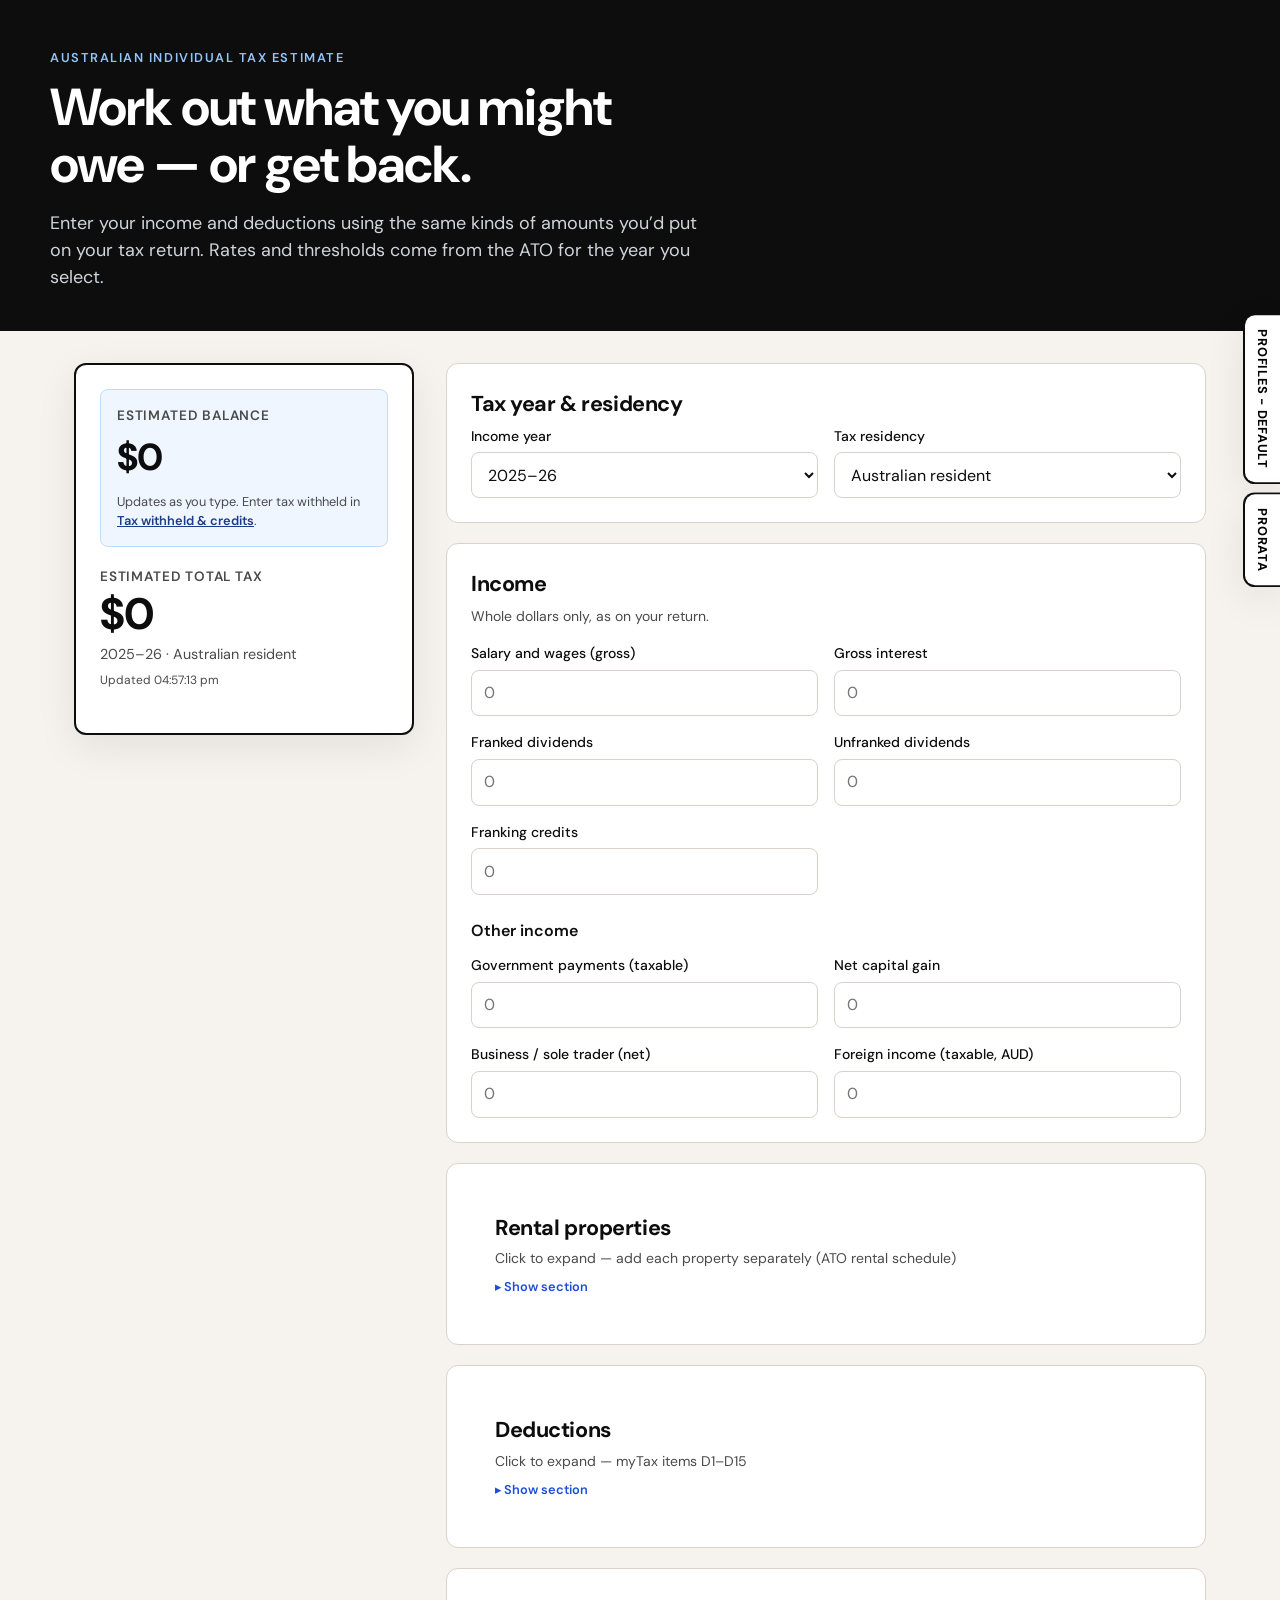
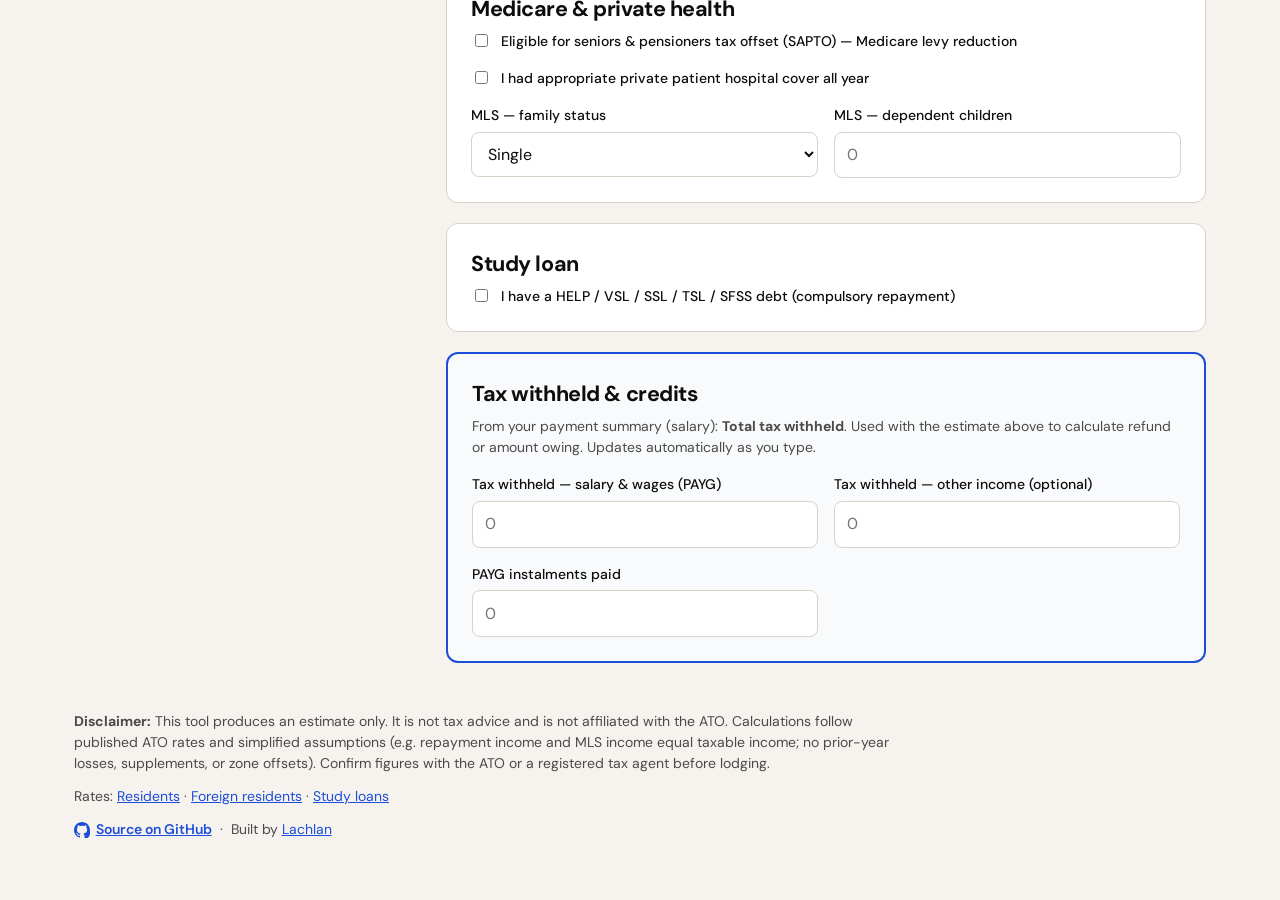
<file: index.html>
<!DOCTYPE html>
<html lang="en-AU">
  <head>
    <meta charset="UTF-8" />
    <meta name="viewport" content="width=device-width, initial-scale=1.0" />
    <meta
      name="description"
      content="Free Australian individual tax estimate calculator using ATO rates. Salary, investments, rental, deductions, Medicare levy, HELP, and PAYG withholding for 2022–23 to 2025–26."
    />
    <meta name="robots" content="index, follow" />
    <meta name="author" content="Australian Tax Estimate" />
    <meta name="theme-color" content="#0d0d0d" />
    <meta name="color-scheme" content="light" />
    <meta name="application-name" content="Australian Tax Estimate" />
    <meta name="apple-mobile-web-app-title" content="Tax Estimate" />
    <meta name="apple-mobile-web-app-capable" content="yes" />
    <meta name="apple-mobile-web-app-status-bar-style" content="black-translucent" />
    <meta name="format-detection" content="telephone=no" />
    <title>Australian Tax Estimate — salary, rental &amp; PAYG calculator</title>
    <link rel="canonical" href="https://lachlanallison.github.io/tax-estimate-calculator/" />
    <link rel="icon" href="favicon.svg" type="image/svg+xml" />
    <link rel="apple-touch-icon" href="icons/icon-192.svg" />
    <link rel="manifest" href="site.webmanifest" />
    <meta property="og:type" content="website" />
    <meta property="og:site_name" content="Australian Tax Estimate" />
    <meta property="og:title" content="Australian Tax Estimate — work out what you might owe or get back" />
    <meta
      property="og:description"
      content="Estimate Australian individual income tax with ATO rates. Salary, rental, deductions, Medicare levy, HELP, and PAYG for 2022–23 to 2025–26."
    />
    <meta property="og:url" content="https://lachlanallison.github.io/tax-estimate-calculator/" />
    <meta property="og:locale" content="en_AU" />
    <meta property="og:image" content="https://lachlanallison.github.io/tax-estimate-calculator/og-image.png" />
    <meta property="og:image:alt" content="Australian Tax Estimate calculator preview" />
    <meta property="og:image:width" content="1200" />
    <meta property="og:image:height" content="630" />
    <meta name="twitter:card" content="summary_large_image" />
    <meta name="twitter:title" content="Australian Tax Estimate — work out what you might owe or get back" />
    <meta
      name="twitter:description"
      content="Estimate Australian individual income tax with ATO rates. Salary, rental, deductions, Medicare levy, HELP, and PAYG."
    />
    <meta name="twitter:image" content="https://lachlanallison.github.io/tax-estimate-calculator/og-image.png" />
    <meta name="twitter:image:alt" content="Australian Tax Estimate calculator preview" />
    <link rel="stylesheet" href="styles.css" />
    <link rel="preconnect" href="https://fonts.googleapis.com" />
    <link rel="preconnect" href="https://fonts.gstatic.com" crossorigin />
    <link
      href="https://fonts.googleapis.com/css2?family=DM+Sans:ital,opsz,wght@0,9..40,400;0,9..40,500;0,9..40,600;0,9..40,700;1,9..40,400&display=swap"
      rel="stylesheet"
    />
    <script defer src="https://cloud.umami.is/script.js" data-website-id="749f164c-3c49-4b16-8a16-112deeadb0b7"></script>
  </head>
  <body>
    <header class="site-header">
      <div class="header-inner">
        <div class="header-top">
          <p class="eyebrow">Australian individual tax estimate</p>
        </div>
        <h1>Work out what you might owe — or get back.</h1>
        <p class="lede">
          Enter your income and deductions using the same kinds of amounts you’d put on your tax return.
          Rates and thresholds come from the ATO for the year you select.
        </p>
      </div>
    </header>

    <main class="layout">
      <aside class="summary-panel" aria-live="polite">
        <div class="summary-inner">
          <div class="refund-card refund-card-primary">
            <p class="summary-label" id="refund-label">Estimated refund</p>
            <p class="refund-amount" id="refund-amount">$0</p>
            <p class="refund-hint" id="refund-hint">
              Updates as you type. Enter tax withheld in
              <a href="#payg-section">Tax withheld &amp; credits</a>.
            </p>
          </div>

          <div class="summary-card">
            <p class="summary-label">Estimated total tax</p>
            <p class="summary-amount" id="total-tax">$0</p>
            <p class="summary-meta" id="tax-year-label">2024–25 · Australian resident</p>
            <p class="summary-updated" id="last-updated">Updated —</p>
          </div>

          <div id="summary-sections" class="summary-sections"></div>

        </div>
      </aside>

      <form class="calculator-form" id="tax-form" novalidate>
        <section class="form-section">
          <h2>Tax year &amp; residency</h2>
          <div class="field-grid two">
            <label class="field">
              <span>Income year</span>
              <select name="taxYear" id="tax-year">
                <option value="2025-26">2025–26</option>
                <option value="2024-25">2024–25</option>
                <option value="2023-24">2023–24</option>
                <option value="2022-23">2022–23</option>
              </select>
            </label>
            <label class="field">
              <span>Tax residency</span>
              <select name="residency" id="residency">
                <option value="resident">Australian resident</option>
                <option value="non-resident">Foreign resident (non-resident)</option>
              </select>
            </label>
          </div>
        </section>

        <section class="form-section">
          <h2>Income</h2>
          <p class="section-note">Whole dollars only, as on your return.</p>
          <div class="field-grid two">
            <label class="field">
              <span>Salary and wages (gross)</span>
              <input type="text" data-money="true" name="salary" min="0" step="1" inputmode="numeric" placeholder="0" />
            </label>
            <label class="field">
              <span>Gross interest</span>
              <input type="text" data-money="true" name="interest" min="0" step="1" inputmode="numeric" placeholder="0" />
            </label>
            <label class="field">
              <span>Franked dividends</span>
              <input type="text" data-money="true" name="frankedDividends" min="0" step="1" inputmode="numeric" placeholder="0" />
            </label>
            <label class="field">
              <span>Unfranked dividends</span>
              <input type="text" data-money="true" name="unfrankedDividends" min="0" step="1" inputmode="numeric" placeholder="0" />
            </label>
            <label class="field">
              <span>Franking credits</span>
              <input type="text" data-money="true" name="frankingCredits" min="0" step="1" inputmode="numeric" placeholder="0" />
            </label>
          </div>

          <h3 class="subsection-title">Other income</h3>
          <div class="field-grid two">
            <label class="field">
              <span>Government payments (taxable)</span>
              <input type="text" data-money="true" name="governmentPayments" min="0" step="1" inputmode="numeric" placeholder="0" />
            </label>
            <label class="field">
              <span>Net capital gain</span>
              <input type="text" data-money="true" name="capitalGains" min="0" step="1" inputmode="numeric" placeholder="0" />
            </label>
            <label class="field">
              <span>Business / sole trader (net)</span>
              <input type="text" data-money="true" name="businessIncome" min="0" step="1" inputmode="numeric" placeholder="0" />
            </label>
            <label class="field">
              <span>Foreign income (taxable, AUD)</span>
              <input type="text" data-money="true" name="foreignIncome" min="0" step="1" inputmode="numeric" placeholder="0" />
            </label>
          </div>
        </section>

        <details class="form-section collapsible-section" id="rental-section" data-section="rental">
          <summary class="section-summary">
            <span class="section-summary-title">Rental properties</span>
            <span class="section-summary-meta">Click to expand — add each property separately (ATO rental schedule)</span>
          </summary>
          <p class="section-note">
            Combined net rent from all properties is included in income. Do not re-enter rental costs under
            deductions.
          </p>
          <div id="rental-properties-list"></div>
          <button type="button" class="btn-secondary" id="add-rental-property">+ Add another property</button>
          <div id="rental-per-property-totals" class="rental-per-property-totals" aria-live="polite"></div>
          <div class="computed-row">
            <div class="field computed-field">
              <span>Total expenses — all properties</span>
              <output id="rental-expenses-total">$0</output>
            </div>
            <div class="field computed-field">
              <span>Total net rental — all properties</span>
              <output id="net-rental-display">$0</output>
            </div>
          </div>
        </details>

        <details class="form-section collapsible-section" id="deductions-section" data-section="deductions">
          <summary class="section-summary">
            <span class="section-summary-title">Deductions</span>
            <span class="section-summary-meta">Click to expand — myTax items D1–D15</span>
          </summary>
          <p class="section-note">Whole dollars only. Values are saved and included in the estimate even when collapsed.</p>
          <div class="field-grid two">
            <label class="field">
              <span>D1 — Work-related car expenses</span>
              <input type="text" data-money="true" name="deductionCar" min="0" step="1" inputmode="numeric" placeholder="0" />
            </label>
            <label class="field">
              <span>D2 — Work-related travel expenses</span>
              <input type="text" data-money="true" name="deductionTravel" min="0" step="1" inputmode="numeric" placeholder="0" />
            </label>
            <label class="field">
              <span>D3 — Clothing, laundry, dry-cleaning</span>
              <input type="text" data-money="true" name="deductionClothing" min="0" step="1" inputmode="numeric" placeholder="0" />
            </label>
            <label class="field">
              <span>D4 — Self-education expenses</span>
              <input type="text" data-money="true" name="deductionEducation" min="0" step="1" inputmode="numeric" placeholder="0" />
            </label>
            <label class="field">
              <span>D5 — Other work-related expenses</span>
              <input type="text" data-money="true" name="deductionWorkOther" min="0" step="1" inputmode="numeric" placeholder="0" />
            </label>
            <label class="field">
              <span>D6 — Low-value pool deduction</span>
              <input type="text" data-money="true" name="deductionLowValuePool" min="0" step="1" inputmode="numeric" placeholder="0" />
            </label>
            <label class="field">
              <span>D7 — Interest deductions</span>
              <input type="text" data-money="true" name="deductionInterest" min="0" step="1" inputmode="numeric" placeholder="0" />
            </label>
            <label class="field">
              <span>D8 — Dividend deductions</span>
              <input type="text" data-money="true" name="deductionDividends" min="0" step="1" inputmode="numeric" placeholder="0" />
            </label>
            <label class="field">
              <span>D9 — Gifts or donations</span>
              <input type="text" data-money="true" name="deductionDonations" min="0" step="1" inputmode="numeric" placeholder="0" />
            </label>
            <label class="field">
              <span>D10 — Cost of managing tax affairs</span>
              <input type="text" data-money="true" name="deductionTaxAffairs" min="0" step="1" inputmode="numeric" placeholder="0" />
            </label>
            <label class="field">
              <span>D11 — Foreign pension annuity fund (60c)</span>
              <input type="text" data-money="true" name="deductionForeignPension" min="0" step="1" inputmode="numeric" placeholder="0" />
            </label>
            <label class="field">
              <span>D12 — Personal superannuation contributions</span>
              <input type="text" data-money="true" name="deductionPersonalSuper" min="0" step="1" inputmode="numeric" placeholder="0" />
            </label>
            <label class="field">
              <span>D13 — Project pool deduction</span>
              <input type="text" data-money="true" name="deductionProjectPool" min="0" step="1" inputmode="numeric" placeholder="0" />
            </label>
            <label class="field">
              <span>D14 — Forestry managed investment scheme</span>
              <input type="text" data-money="true" name="deductionForestry" min="0" step="1" inputmode="numeric" placeholder="0" />
            </label>
            <label class="field span-2">
              <span>D15 — Other deductions (e.g. income protection insurance)</span>
              <input type="text" data-money="true" name="deductionOtherNec" min="0" step="1" inputmode="numeric" placeholder="0" />
            </label>
          </div>
        </details>

        <section class="form-section resident-only" id="levies-section">
          <h2>Medicare &amp; private health</h2>
          <div class="field-grid two">
            <label class="field checkbox-field span-2">
              <input type="checkbox" name="saptoEligible" />
              <span>Eligible for seniors &amp; pensioners tax offset (SAPTO) — Medicare levy reduction</span>
            </label>
            <label class="field checkbox-field span-2">
              <input type="checkbox" name="hasHospitalCover" />
              <span>I had appropriate private patient hospital cover all year</span>
            </label>
            <label class="field">
              <span>MLS — family status</span>
              <select name="mlsFamilyStatus">
                <option value="single">Single</option>
                <option value="family">Family</option>
              </select>
            </label>
            <label class="field">
              <span>MLS — dependent children</span>
              <input type="text" data-money="true" name="mlsDependentChildren" min="0" step="1" inputmode="numeric" placeholder="0" />
            </label>
          </div>
        </section>

        <section class="form-section">
          <h2>Study loan</h2>
          <label class="field checkbox-field">
            <input type="checkbox" name="hasHelpDebt" />
            <span>I have a HELP / VSL / SSL / TSL / SFSS debt (compulsory repayment)</span>
          </label>
        </section>

        <section class="form-section highlight-section" id="payg-section">
          <h2>Tax withheld &amp; credits</h2>
          <p class="section-note">
            From your payment summary (salary): <strong>Total tax withheld</strong>. Used with the estimate above to
            calculate refund or amount owing. Updates automatically as you type.
          </p>
          <div class="field-grid two">
            <label class="field">
              <span>Tax withheld — salary &amp; wages (PAYG)</span>
              <input type="text" data-money="true" name="paygWithheld" id="payg-withheld" min="0" step="1" inputmode="numeric" placeholder="0" />
            </label>
            <label class="field">
              <span>Tax withheld — other income (optional)</span>
              <input type="text" data-money="true" name="paygWithheldOther" min="0" step="1" inputmode="numeric" placeholder="0" />
            </label>
            <label class="field">
              <span>PAYG instalments paid</span>
              <input type="text" data-money="true" name="paygInstalments" min="0" step="1" inputmode="numeric" placeholder="0" />
            </label>
          </div>
        </section>
      </form>
    </main>

    <footer class="site-footer">
      <p>
        <strong>Disclaimer:</strong> This tool produces an estimate only. It is not tax advice and is not
        affiliated with the ATO. Calculations follow published ATO rates and simplified assumptions (e.g.
        repayment income and MLS income equal taxable income; no prior-year losses, supplements, or zone
        offsets). Confirm figures with the ATO or a registered tax agent before lodging.
      </p>
      <p class="sources">
        Rates:
        <a href="https://www.ato.gov.au/tax-rates-and-codes/tax-rates-australian-residents" target="_blank" rel="noopener noreferrer">Residents</a>
        ·
        <a href="https://www.ato.gov.au/tax-rates-and-codes/tax-rates-foreign-residents" target="_blank" rel="noopener noreferrer">Foreign residents</a>
        ·
        <a href="https://www.ato.gov.au/Rates/HELP,-TSL-and-SFSS-repayment-thresholds-and-rates/" target="_blank" rel="noopener noreferrer">Study loans</a>
      </p>
      <p class="footer-meta">
        <a
          class="footer-link footer-link-github"
          href="https://github.com/lachlanallison/tax-estimate-calculator"
          target="_blank"
          rel="noopener noreferrer"
        >
          <svg class="footer-icon" xmlns="http://www.w3.org/2000/svg" width="16" height="16" viewBox="0 0 16 16" aria-hidden="true">
            <path
              fill="currentColor"
              d="M8 0C3.58 0 0 3.58 0 8c0 3.54 2.29 6.53 5.47 7.59.4.07.55-.17.55-.38 0-.19-.01-.82-.01-1.49-2.01.37-2.53-.49-2.69-.94-.09-.23-.48-.94-.82-1.13-.28-.15-.68-.52-.01-.53.63-.01 1.08.58 1.23.82.72 1.21 1.87.87 2.33.66.07-.52.27-.87.49-1.07-1.78-.2-3.64-.89-3.64-3.95 0-.87.31-1.59.82-2.15-.08-.2-.36-1.02.08-2.13 0 0 .67-.21 2.2.82a7.67 7.67 0 0 1 2-.27c.68 0 1.36.09 2 .27 1.53-1.03 2.2-.82 2.2-.82.44 1.1.16 1.92.08 2.13.51.56.82 1.27.82 2.15 0 3.06-1.87 3.75-3.65 3.95.23.2.44.55.51 1.07.36.31.66.91.66 1.84 0 1.33-.01 2.4-.01 2.73 0 .21.15.46.55.38A8.013 8.013 0 0 0 16 8c0-4.42-3.58-8-8-8z"
            />
          </svg>
          Source on GitHub
        </a>
        <span class="footer-meta-sep" aria-hidden="true">·</span>
        <span>
          Built by
          <a href="https://lachlanallison.com/" target="_blank" rel="noopener noreferrer">Lachlan</a>
        </span>
      </p>
    </footer>

    <div class="side-fab-stack" aria-label="Tools">
      <button
        type="button"
        class="side-fab side-fab--right side-fab--profiles"
        id="profile-toggle"
        aria-expanded="false"
        aria-controls="profile-panel"
      >
        Profiles
      </button>
      <button
        type="button"
        class="side-fab side-fab--right"
        id="prorata-toggle"
        aria-expanded="false"
        aria-controls="prorata-panel"
      >
        Prorata
      </button>
    </div>

    <div class="side-backdrop" id="profile-backdrop" hidden></div>
    <aside class="side-panel side-panel--right" id="profile-panel" aria-labelledby="profile-title" hidden>
      <div class="side-panel-header">
        <h2 id="profile-title">Profiles</h2>
        <button type="button" class="side-panel-close" id="profile-close" aria-label="Close profiles">
          &times;
        </button>
      </div>
      <p class="side-panel-intro">Save scenarios locally and switch between them. Changes auto-save to the active profile.</p>
      <label class="field">
        <span>Active profile</span>
        <select id="profile-select" aria-label="Switch profile"></select>
      </label>
      <div class="side-panel-actions">
        <button type="button" class="btn-secondary" id="profile-save" title="Save current form to this profile">Save</button>
        <button type="button" class="btn-secondary" id="profile-save-as" title="Save a copy as a new profile">Save as…</button>
        <button type="button" class="btn-secondary" id="profile-new" title="Clear form and start a new profile">New</button>
        <button type="button" class="btn-secondary btn-danger-text" id="profile-delete" title="Delete this profile">Delete</button>
      </div>
    </aside>

    <div class="side-backdrop" id="prorata-backdrop" hidden></div>
    <aside class="side-panel side-panel--right" id="prorata-panel" aria-labelledby="prorata-title" hidden>
      <div class="side-panel-header">
        <h2 id="prorata-title">Prorata helper</h2>
        <button type="button" class="side-panel-close" id="prorata-close" aria-label="Close prorata helper">
          &times;
        </button>
      </div>
      <p class="side-panel-intro">
        Annualise part-year amounts or add remaining pay runs, then apply the result to a form field.
      </p>

      <label class="field side-panel-target">
        <span>Apply result to</span>
        <select id="prorata-target"></select>
      </label>

      <div class="side-panel-body">
        <div class="prorata-modes" role="radiogroup" aria-label="Calculation mode">
        <label class="prorata-mode">
          <input type="radio" name="prorataMode" value="scale" checked />
          <span>Scale to full year</span>
        </label>
        <label class="prorata-mode">
          <input type="radio" name="prorataMode" value="payruns" />
          <span>Add pay periods</span>
        </label>
      </div>

        <div class="prorata-mode-panel" id="prorata-scale-panel">
          <p class="side-panel-note">e.g. rent or income for 11 months → estimate for 12 months.</p>
        <label class="field">
          <span>Amount to date</span>
          <input type="text" data-money="true" id="prorata-scale-amount" inputmode="numeric" placeholder="0" />
        </label>
        <div class="field-grid two">
          <label class="field">
            <span>Periods elapsed</span>
            <input type="number" id="prorata-scale-elapsed" min="1" step="1" value="11" />
          </label>
          <label class="field">
            <span>Periods in full year</span>
            <input type="number" id="prorata-scale-total" min="1" step="1" value="12" />
          </label>
        </div>
      </div>

        <div class="prorata-mode-panel" id="prorata-payruns-panel" hidden>
          <p class="side-panel-note">e.g. YTD salary plus 3 more pays of $4,000.</p>
        <label class="field">
          <span>Amount so far</span>
          <input type="text" data-money="true" id="prorata-pay-sofar" inputmode="numeric" placeholder="0" />
        </label>
        <div class="field-grid two">
          <label class="field">
            <span>More pay periods</span>
            <input type="number" id="prorata-pay-count" min="0" step="1" value="3" />
          </label>
          <label class="field">
            <span>Amount per period</span>
            <input type="text" data-money="true" id="prorata-pay-each" inputmode="numeric" placeholder="0" />
          </label>
        </div>
      </div>

        <div class="prorata-result">
          <span class="prorata-result-label">Estimated amount</span>
          <output id="prorata-preview" class="prorata-result-value">$0</output>
        </div>
      </div>

      <button type="button" class="btn-primary side-panel-apply" id="prorata-apply">Apply to field</button>
    </aside>

    <script src="js/rates.js"></script>
    <script src="js/rental-properties.js"></script>
    <script src="js/calculator.js"></script>
    <script src="js/rental-ui.js"></script>
    <script src="js/app.js"></script>
    <script src="js/prorata.js"></script>
  </body>
</html>
</file>
<file: styles.css>
:root {
  --bg: #f6f3ee;
  --surface: #ffffff;
  --ink: #0d0d0d;
  --ink-muted: #4a4a4a;
  --accent: #1d4ed8;
  --accent-dark: #1e3a8a;
  --border: #d8d2c8;
  --positive: #047857;
  --negative: #b91c1c;
  --radius: 12px;
  --shadow: 0 12px 40px rgba(13, 13, 13, 0.08);
  --font: "DM Sans", system-ui, -apple-system, sans-serif;
  --max: 1180px;
}

*,
*::before,
*::after {
  box-sizing: border-box;
}

html {
  font-size: 16px;
  scroll-behavior: smooth;
}

body {
  margin: 0;
  font-family: var(--font);
  color: var(--ink);
  background: var(--bg);
  line-height: 1.5;
}

.site-header {
  background: var(--ink);
  color: #fff;
  padding: 3rem 1.5rem 2.5rem;
}

.header-inner,
.layout,
.site-footer {
  max-width: var(--max);
  margin: 0 auto;
}

.eyebrow {
  margin: 0 0 0.75rem;
  font-size: 0.8rem;
  font-weight: 600;
  letter-spacing: 0.12em;
  text-transform: uppercase;
  color: #93c5fd;
}

.site-header h1 {
  margin: 0 0 1rem;
  font-size: clamp(2rem, 5vw, 3.25rem);
  font-weight: 700;
  line-height: 1.1;
  letter-spacing: -0.02em;
  max-width: 16ch;
}

.lede {
  margin: 0;
  font-size: 1.125rem;
  color: #d1d5db;
  max-width: 42rem;
}

.header-top {
  margin-bottom: 0.75rem;
}

.header-top .eyebrow {
  margin-bottom: 0;
}

.side-fab--profiles {
  max-height: 12rem;
  overflow: hidden;
  text-overflow: ellipsis;
}

.btn-small {
  padding: 0.5rem 0.75rem;
  font-size: 0.875rem;
}

.layout {
  display: grid;
  grid-template-columns: minmax(280px, 340px) 1fr;
  gap: 2rem;
  padding: 2rem 1.5rem 3rem;
  align-items: start;
}

.summary-panel {
  position: sticky;
  top: 1.5rem;
}

.summary-inner {
  background: var(--surface);
  border: 2px solid var(--ink);
  border-radius: var(--radius);
  box-shadow: var(--shadow);
  padding: 1.5rem;
}

.summary-label {
  margin: 0 0 0.25rem;
  font-size: 0.85rem;
  font-weight: 600;
  text-transform: uppercase;
  letter-spacing: 0.06em;
  color: var(--ink-muted);
}

.summary-amount {
  margin: 0;
  font-size: 2.75rem;
  font-weight: 700;
  letter-spacing: -0.03em;
  line-height: 1;
}

.summary-meta {
  margin: 0.5rem 0 0;
  font-size: 0.9rem;
  color: var(--ink-muted);
}

.summary-updated {
  margin: 0.35rem 0 0;
  font-size: 0.75rem;
  color: var(--ink-muted);
}

.summary-sections {
  margin-top: 1.25rem;
  display: flex;
  flex-direction: column;
  gap: 1rem;
}

.summary-block-title {
  margin: 0 0 0.5rem;
  font-size: 0.75rem;
  font-weight: 700;
  letter-spacing: 0.08em;
  text-transform: uppercase;
  color: var(--ink-muted);
}

.summary-block .summary-breakdown {
  margin: 0;
}

.summary-breakdown dd.amount-negative {
  color: var(--negative);
}

.collapsible-section {
  padding: 0;
}

.collapsible-section > summary {
  list-style: none;
  cursor: pointer;
  padding: 1.5rem;
  display: flex;
  flex-direction: column;
  gap: 0.25rem;
}

.collapsible-section > summary::-webkit-details-marker {
  display: none;
}

.collapsible-section > summary::after {
  content: "▸ Show section";
  font-size: 0.8rem;
  font-weight: 600;
  color: var(--accent);
  margin-top: 0.25rem;
}

.collapsible-section[open] > summary::after {
  content: "▾ Hide section";
}

.collapsible-section[open] > summary {
  border-bottom: 1px solid var(--border);
  margin-bottom: 0;
}

.collapsible-section > :not(summary) {
  padding: 0 1.5rem 1.5rem;
}

.collapsible-section > summary .section-summary-title {
  font-size: 1.35rem;
  font-weight: 700;
  letter-spacing: -0.02em;
}

.section-summary-meta {
  font-size: 0.875rem;
  color: var(--ink-muted);
}

.computed-row {
  display: grid;
  grid-template-columns: repeat(2, minmax(0, 1fr));
  gap: 1rem;
  margin-top: 1rem;
}

@media (max-width: 900px) {
  .computed-row {
    grid-template-columns: 1fr;
  }
}

.btn-secondary,
.btn-remove-rental {
  font: inherit;
  cursor: pointer;
  border-radius: 8px;
}

.btn-secondary {
  margin-top: 1rem;
  padding: 0.65rem 1rem;
  border: 2px solid var(--ink);
  background: var(--surface);
  font-weight: 600;
}

.btn-secondary:hover {
  background: var(--bg);
}

.btn-remove-rental {
  padding: 0.5rem 0.75rem;
  border: 1px solid var(--border);
  background: #fff;
  color: var(--negative);
  font-size: 0.875rem;
}

.rental-property {
  margin-top: 1.25rem;
  padding: 1.25rem;
  border: 1px solid var(--border);
  border-radius: var(--radius);
  background: #fafafa;
}

.rental-property-header {
  display: flex;
  flex-wrap: wrap;
  gap: 1rem;
  align-items: flex-end;
  justify-content: space-between;
  margin-bottom: 1rem;
}

.rental-label-field {
  flex: 1;
  min-width: 200px;
}

.rental-property-net {
  margin: 1rem 0 0;
  font-size: 0.9rem;
  color: var(--ink-muted);
}

.rental-per-property-totals {
  margin-top: 1.25rem;
}

.rental-property-summary {
  margin: 0.5rem 0 0;
  padding: 0;
  list-style: none;
}

.rental-property-summary li {
  display: flex;
  justify-content: space-between;
  gap: 1rem;
  padding: 0.35rem 0;
  border-bottom: 1px solid var(--border);
}

.summary-breakdown {
  margin: 1.25rem 0 0;
  padding: 1rem 0 0;
  border-top: 1px solid var(--border);
}

.summary-breakdown.compact {
  margin-top: 0.75rem;
  padding-top: 0.75rem;
}

.summary-breakdown .row {
  display: flex;
  justify-content: space-between;
  gap: 1rem;
  padding: 0.35rem 0;
}

.summary-breakdown dt {
  margin: 0;
  font-size: 0.9rem;
  color: var(--ink-muted);
}

.summary-breakdown dd {
  margin: 0;
  font-weight: 600;
  font-variant-numeric: tabular-nums;
}

.refund-card {
  padding: 1rem;
  background: #eff6ff;
  border-radius: 8px;
  border: 1px solid #bfdbfe;
}

.refund-card-primary {
  margin-bottom: 1.25rem;
}

.refund-card-primary .refund-amount {
  font-size: 2.35rem;
}

.summary-card {
  margin-bottom: 0.25rem;
}

.refund-amount {
  margin: 0;
  font-size: 2rem;
  font-weight: 700;
  letter-spacing: -0.02em;
  font-variant-numeric: tabular-nums;
}

.refund-amount.positive {
  color: var(--positive);
}

.refund-amount.negative {
  color: var(--negative);
}

.refund-hint {
  margin: 0.35rem 0 0;
  font-size: 0.8rem;
  color: var(--ink-muted);
}

.calculator-form {
  display: flex;
  flex-direction: column;
  gap: 1.25rem;
}

.form-section {
  background: var(--surface);
  border: 1px solid var(--border);
  border-radius: var(--radius);
  padding: 1.5rem;
}

.form-section h2 {
  margin: 0 0 0.35rem;
  font-size: 1.35rem;
  font-weight: 700;
  letter-spacing: -0.02em;
}

.form-section.highlight-section {
  border: 2px solid var(--accent);
  background: #f8fafc;
}

.refund-hint a {
  color: var(--accent-dark);
  font-weight: 600;
}

.subsection-title {
  margin: 1.5rem 0 0.75rem;
  font-size: 1rem;
  font-weight: 600;
}

.section-note {
  margin: 0 0 1rem;
  font-size: 0.875rem;
  color: var(--ink-muted);
}

.field-grid {
  display: grid;
  gap: 1rem;
}

.field-grid.two {
  grid-template-columns: repeat(2, minmax(0, 1fr));
}

.field {
  display: flex;
  flex-direction: column;
  gap: 0.35rem;
}

.field.span-2 {
  grid-column: span 2;
}

.field > span {
  font-size: 0.875rem;
  font-weight: 500;
}

.field input,
.field select,
.computed-field output {
  font: inherit;
  font-size: 1rem;
  padding: 0.65rem 0.75rem;
  border: 1px solid var(--border);
  border-radius: 8px;
  background: #fff;
  color: var(--ink);
  width: 100%;
}

.field input:focus,
.field select:focus {
  outline: 2px solid var(--accent);
  outline-offset: 1px;
  border-color: var(--accent);
}

.checkbox-field {
  flex-direction: row;
  align-items: flex-start;
  gap: 0.65rem;
}

.checkbox-field input {
  width: auto;
  margin-top: 0.2rem;
  accent-color: var(--accent);
}

.computed-field output {
  display: block;
  font-weight: 600;
  background: var(--bg);
}

.site-footer {
  padding: 0 1.5rem 3rem;
  font-size: 0.875rem;
  color: var(--ink-muted);
}

.site-footer p {
  margin: 0 0 0.75rem;
  max-width: 52rem;
}

.site-footer a {
  color: var(--accent);
}

.footer-meta {
  display: flex;
  flex-wrap: wrap;
  align-items: center;
  gap: 0.35rem 0.5rem;
  margin-top: 0.25rem;
}

.footer-link {
  display: inline-flex;
  align-items: center;
  gap: 0.35rem;
  font-weight: 600;
}

.footer-link-github:hover {
  color: var(--accent-dark);
}

.footer-icon {
  flex-shrink: 0;
}

.footer-meta-sep {
  color: var(--ink-muted);
}

body.non-resident .resident-only,
body.non-resident .resident-row {
  display: none !important;
}

.prorata-fab,
.side-fab {
  padding: 0.85rem 0.55rem;
  border: 2px solid var(--ink);
  background: var(--surface);
  font-family: var(--font);
  font-size: 0.8rem;
  font-weight: 700;
  letter-spacing: 0.06em;
  text-transform: uppercase;
  cursor: pointer;
  box-shadow: var(--shadow);
}

.side-fab-stack {
  position: fixed;
  right: 0;
  top: 50%;
  transform: translateY(-50%);
  z-index: 40;
  display: flex;
  flex-direction: column;
  gap: 0.5rem;
}

.side-fab {
  position: static;
}

.side-fab--right {
  writing-mode: vertical-rl;
  text-orientation: mixed;
  border-right: none;
  border-radius: var(--radius) 0 0 var(--radius);
}

.side-fab:hover {
  background: #eff6ff;
}

.side-backdrop,
.prorata-backdrop {
  position: fixed;
  inset: 0;
  z-index: 45;
  background: rgba(13, 13, 13, 0.35);
}

.side-panel,
.prorata-panel {
  position: fixed;
  top: 0;
  z-index: 50;
  width: min(100%, 22rem);
  height: 100%;
  max-height: 100dvh;
  overflow: hidden;
  background: var(--surface);
  box-shadow: 0 0 32px rgba(13, 13, 13, 0.12);
  padding: 1.25rem 1.25rem 1.5rem;
  display: flex;
  flex-direction: column;
  gap: 0.85rem;
  transition: transform 0.22s ease;
}

.side-panel--right {
  right: 0;
  border-left: 2px solid var(--ink);
  transform: translateX(100%);
}

.side-panel--left {
  left: 0;
  border-right: 2px solid var(--ink);
  transform: translateX(-100%);
}

body.side-open-profile #profile-panel,
body.side-open-prorata #prorata-panel {
  transform: translateX(0);
}

body.side-open-profile .side-fab-stack,
body.side-open-prorata .side-fab-stack {
  opacity: 0;
  pointer-events: none;
}

.side-panel[hidden] {
  display: none !important;
}

.side-panel-header,
.prorata-panel-header {
  display: flex;
  align-items: flex-start;
  justify-content: space-between;
  gap: 0.75rem;
  flex-shrink: 0;
}

.side-panel-header h2,
.prorata-panel-header h2 {
  margin: 0;
  font-size: 1.25rem;
  font-weight: 700;
  letter-spacing: -0.02em;
}

.side-panel-close,
.prorata-close {
  flex-shrink: 0;
  width: 2rem;
  height: 2rem;
  border: 1px solid var(--border);
  border-radius: 6px;
  background: var(--bg);
  font-size: 1.35rem;
  line-height: 1;
  cursor: pointer;
}

.side-panel-intro,
.side-panel-note,
.prorata-intro,
.prorata-mode-note {
  margin: 0;
  font-size: 0.85rem;
  color: var(--ink-muted);
  flex-shrink: 0;
}

.side-panel-target {
  flex-shrink: 0;
}

.side-panel-body {
  flex: 1;
  min-height: 0;
  overflow-y: auto;
  display: flex;
  flex-direction: column;
  gap: 0.85rem;
  padding-right: 0.15rem;
}

.side-panel-actions {
  display: grid;
  grid-template-columns: repeat(2, minmax(0, 1fr));
  gap: 0.5rem;
}

.side-panel-actions .btn-secondary {
  margin-top: 0;
}

.btn-danger-text {
  color: var(--negative);
}

.side-panel-apply,
.prorata-apply {
  margin-top: auto;
  flex-shrink: 0;
}

.prorata-modes {
  display: flex;
  flex-direction: column;
  gap: 0.5rem;
}

.prorata-mode {
  display: flex;
  align-items: center;
  gap: 0.5rem;
  font-size: 0.9rem;
  font-weight: 600;
  cursor: pointer;
}

.prorata-mode input {
  accent-color: var(--accent);
}

.prorata-mode-panel {
  display: flex;
  flex-direction: column;
  gap: 0.75rem;
}

.prorata-mode-panel[hidden] {
  display: none !important;
}

.prorata-result {
  padding: 0.85rem 1rem;
  background: var(--bg);
  border: 1px solid var(--border);
  border-radius: 8px;
}

.prorata-result-label {
  display: block;
  font-size: 0.75rem;
  font-weight: 700;
  letter-spacing: 0.06em;
  text-transform: uppercase;
  color: var(--ink-muted);
}

.prorata-result-value {
  display: block;
  margin-top: 0.25rem;
  font-size: 1.75rem;
  font-weight: 700;
  font-variant-numeric: tabular-nums;
}

.prorata-apply {
  margin-top: auto;
}

.btn-primary {
  width: 100%;
  padding: 0.75rem 1rem;
  border: 2px solid var(--ink);
  border-radius: 8px;
  background: var(--accent);
  color: #fff;
  font-family: var(--font);
  font-size: 0.95rem;
  font-weight: 700;
  cursor: pointer;
}

.btn-primary:hover {
  background: var(--accent-dark);
}

@media (max-width: 900px) {
  .layout {
    grid-template-columns: 1fr;
  }

  .summary-panel {
    position: static;
  }

  .side-fab-stack {
    top: auto;
    bottom: 1rem;
    right: 1rem;
    transform: none;
    flex-direction: row;
    gap: 0.5rem;
  }

  .side-fab--right {
    writing-mode: horizontal-tb;
    border: 2px solid var(--ink);
    border-radius: var(--radius);
  }

  .prorata-fab {
    top: auto;
    bottom: 1rem;
    transform: none;
    writing-mode: horizontal-tb;
    border: 2px solid var(--ink);
    border-radius: var(--radius);
    right: 1rem;
  }

  .field-grid.two {
    grid-template-columns: 1fr;
  }

  .field.span-2 {
    grid-column: span 1;
  }
}
</file>
